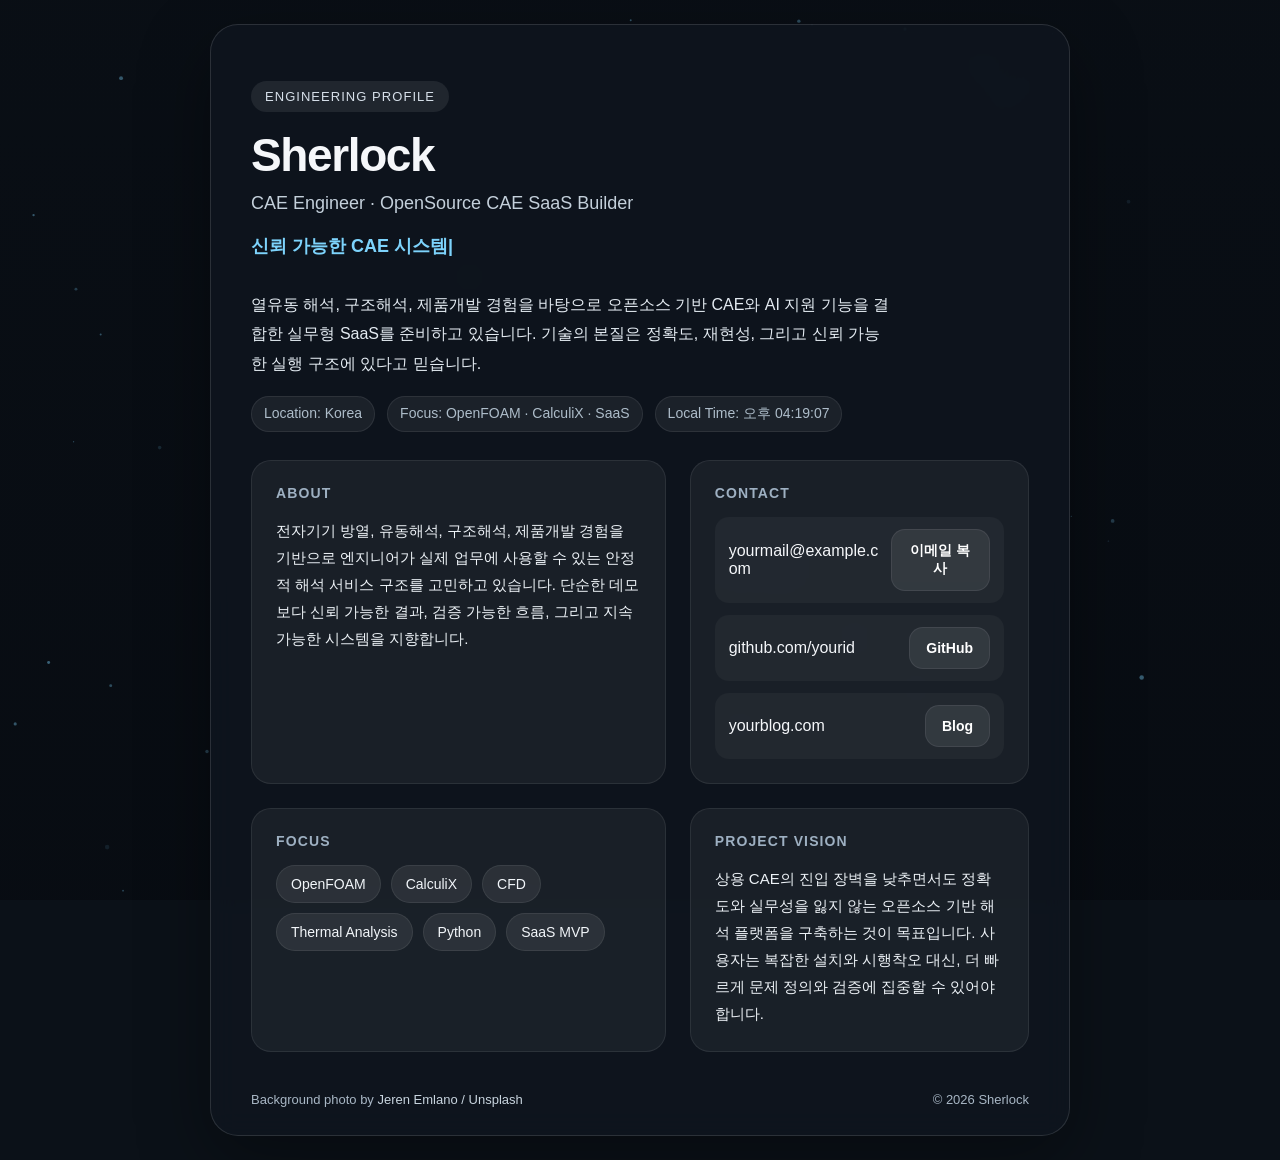
<file: webnamecard.html>
<!DOCTYPE html>
<html lang="ko">
<head>
  <meta charset="UTF-8" />
  <meta name="viewport" content="width=device-width, initial-scale=1.0" />
  <title>셜록 | Profile</title>
  <meta
    name="description"
    content="CAE, 엔지니어링, 오픈소스 기반 SaaS를 준비하는 셜록의 웹명함 프로필"
  />
  <style>
    * {
      box-sizing: border-box;
    }

    :root {
      --bgColor: #0b1118;
      --cardColor: rgba(16, 23, 32, 0.72);
      --lineColor: rgba(255, 255, 255, 0.12);
      --textColor: #f5f7fa;
      --mutedColor: #aebdca;
      --accentColor: #7dd3fc;
      --accentColorStrong: #38bdf8;
      --shadowColor: rgba(0, 0, 0, 0.35);
    }

    html,
    body {
      margin: 0;
      padding: 0;
      width: 100%;
      min-height: 100%;
      font-family: "Segoe UI", Arial, sans-serif;
      background-color: var(--bgColor);
      color: var(--textColor);
      scroll-behavior: smooth;
    }

    body {
      position: relative;
      overflow-x: hidden;
      background-image:
        linear-gradient(rgba(7, 11, 17, 0.45), rgba(7, 11, 17, 0.8)),
        url("https://images.unsplash.com/photo-1771212952256-31a72d974757?auto=format&fit=crop&fm=jpg&ixid=M3wxMjA3fDB8MHxwaG90by1wYWdlfHx8fGVufDB8fHx8fA%3D%3D&ixlib=rb-4.1.0&q=80&w=1600");
      background-size: cover;
      background-position: center;
      background-attachment: fixed;
    }

    #particleCanvas {
      position: fixed;
      inset: 0;
      width: 100%;
      height: 100%;
      z-index: 0;
      pointer-events: none;
    }

    .page {
      position: relative;
      z-index: 1;
      min-height: 100vh;
      display: flex;
      align-items: center;
      justify-content: center;
      padding: 24px;
    }

    .card {
      width: 100%;
      max-width: 860px;
      background: var(--cardColor);
      border: 1px solid var(--lineColor);
      border-radius: 28px;
      backdrop-filter: blur(14px);
      -webkit-backdrop-filter: blur(14px);
      box-shadow: 0 24px 70px var(--shadowColor);
      overflow: hidden;
      transform-style: preserve-3d;
      transition: transform 0.18s ease, box-shadow 0.18s ease;
      will-change: transform;
    }

    .hero {
      padding: 56px 40px 28px;
      position: relative;
    }

    .badge {
      display: inline-block;
      padding: 8px 14px;
      border-radius: 999px;
      font-size: 13px;
      letter-spacing: 0.08em;
      text-transform: uppercase;
      background: rgba(255, 255, 255, 0.08);
      color: #d7e0ea;
      margin-bottom: 18px;
    }

    .name {
      margin: 0;
      font-size: 46px;
      line-height: 1.1;
      font-weight: 800;
      letter-spacing: -0.03em;
    }

    .role {
      margin: 12px 0 0;
      font-size: 18px;
      color: #c4d0db;
    }

    .typingWrap {
      margin-top: 20px;
      min-height: 34px;
      font-size: 18px;
      color: var(--accentColor);
      font-weight: 600;
    }

    .typingCursor {
      display: inline-block;
      width: 10px;
      animation: blinkCursor 0.9s infinite;
    }

    @keyframes blinkCursor {
      0%, 49% {
        opacity: 1;
      }
      50%, 100% {
        opacity: 0;
      }
    }

    .intro {
      margin: 22px 0 0;
      max-width: 640px;
      font-size: 16px;
      line-height: 1.85;
      color: #e4ebf2;
    }

    .metaRow {
      margin-top: 18px;
      display: flex;
      flex-wrap: wrap;
      gap: 12px;
      color: var(--mutedColor);
      font-size: 14px;
    }

    .metaItem {
      padding: 8px 12px;
      border-radius: 999px;
      background: rgba(255, 255, 255, 0.06);
      border: 1px solid rgba(255, 255, 255, 0.08);
    }

    .content {
      padding: 0 40px 40px;
      display: grid;
      grid-template-columns: 1.1fr 0.9fr;
      gap: 24px;
    }

    .section {
      padding: 24px;
      border-radius: 20px;
      background: rgba(255, 255, 255, 0.05);
      border: 1px solid rgba(255, 255, 255, 0.08);
    }

    .sectionTitle {
      margin: 0 0 16px;
      font-size: 14px;
      letter-spacing: 0.08em;
      text-transform: uppercase;
      color: #9eb0c2;
    }

    .aboutText,
    .contactItem,
    .projectText {
      margin: 0;
      font-size: 15px;
      line-height: 1.8;
      color: #edf2f7;
    }

    .contactGroup {
      display: grid;
      gap: 12px;
    }

    .contactLine {
      display: flex;
      align-items: center;
      justify-content: space-between;
      gap: 10px;
      padding: 12px 14px;
      border-radius: 14px;
      background: rgba(255, 255, 255, 0.04);
    }

    .contactValue {
      word-break: break-all;
    }

    .copyButton,
    .linkButton {
      border: 0;
      outline: 0;
      cursor: pointer;
      text-decoration: none;
      display: inline-flex;
      align-items: center;
      justify-content: center;
      gap: 8px;
      padding: 12px 16px;
      border-radius: 14px;
      background: rgba(255, 255, 255, 0.08);
      color: #ffffff;
      transition: transform 0.18s ease, background 0.18s ease, border-color 0.18s ease;
      border: 1px solid rgba(255, 255, 255, 0.08);
      font-size: 14px;
      font-weight: 600;
    }

    .copyButton:hover,
    .linkButton:hover {
      transform: translateY(-2px);
      background: rgba(125, 211, 252, 0.14);
      border-color: rgba(125, 211, 252, 0.35);
    }

    .buttonRow {
      display: flex;
      flex-wrap: wrap;
      gap: 12px;
    }

    .skillList {
      list-style: none;
      padding: 0;
      margin: 0;
      display: flex;
      flex-wrap: wrap;
      gap: 10px;
    }

    .skillItem {
      padding: 10px 14px;
      border-radius: 999px;
      font-size: 14px;
      background: rgba(255, 255, 255, 0.08);
      color: #f2f6fa;
      border: 1px solid rgba(255, 255, 255, 0.08);
      transition: transform 0.18s ease, background 0.18s ease;
    }

    .skillItem:hover {
      transform: translateY(-2px) scale(1.03);
      background: rgba(125, 211, 252, 0.14);
    }

    .reveal {
      opacity: 0;
      transform: translateY(22px);
      transition: opacity 0.7s ease, transform 0.7s ease;
    }

    .reveal.visible {
      opacity: 1;
      transform: translateY(0);
    }

    .footer {
      padding: 0 40px 28px;
      font-size: 13px;
      color: #a9b7c5;
      display: flex;
      flex-wrap: wrap;
      gap: 10px 16px;
      justify-content: space-between;
      align-items: center;
    }

    .photoCredit {
      color: #c9d5df;
      text-decoration: none;
    }

    .toast {
      position: fixed;
      right: 20px;
      bottom: 20px;
      z-index: 20;
      padding: 12px 16px;
      border-radius: 14px;
      background: rgba(10, 17, 26, 0.92);
      color: #ffffff;
      border: 1px solid rgba(125, 211, 252, 0.24);
      box-shadow: 0 12px 30px rgba(0, 0, 0, 0.25);
      opacity: 0;
      transform: translateY(12px);
      pointer-events: none;
      transition: opacity 0.25s ease, transform 0.25s ease;
      font-size: 14px;
    }

    .toast.show {
      opacity: 1;
      transform: translateY(0);
    }

    @media (max-width: 820px) {
      .hero {
        padding: 40px 22px 20px;
      }

      .content {
        grid-template-columns: 1fr;
        padding: 0 22px 24px;
      }

      .footer {
        padding: 0 22px 22px;
        flex-direction: column;
        align-items: flex-start;
      }

      .name {
        font-size: 34px;
      }

      .role,
      .typingWrap {
        font-size: 16px;
      }

      .intro {
        font-size: 15px;
      }

      body {
        background-attachment: scroll;
      }
    }
  </style>
</head>
<body>
  <canvas id="particleCanvas"></canvas>

  <div class="page">
    <div class="card" id="profileCard">
      <header class="hero reveal">
        <div class="badge">Engineering Profile</div>
        <h1 class="name">Sherlock</h1>
        <p class="role">CAE Engineer · OpenSource CAE SaaS Builder</p>

        <div class="typingWrap">
          <span id="typingText"></span><span class="typingCursor">|</span>
        </div>

        <p class="intro">
          열유동 해석, 구조해석, 제품개발 경험을 바탕으로
          오픈소스 기반 CAE와 AI 지원 기능을 결합한 실무형 SaaS를 준비하고 있습니다.
          기술의 본질은 정확도, 재현성, 그리고 신뢰 가능한 실행 구조에 있다고 믿습니다.
        </p>

        <div class="metaRow">
          <div class="metaItem">Location: Korea</div>
          <div class="metaItem">Focus: OpenFOAM · CalculiX · SaaS</div>
          <div class="metaItem">Local Time: <span id="currentTime">--:--:--</span></div>
        </div>
      </header>

      <main class="content">
        <section class="section reveal">
          <h2 class="sectionTitle">About</h2>
          <p class="aboutText">
            전자기기 방열, 유동해석, 구조해석, 제품개발 경험을 기반으로
            엔지니어가 실제 업무에 사용할 수 있는 안정적 해석 서비스 구조를 고민하고 있습니다.
            단순한 데모보다 신뢰 가능한 결과, 검증 가능한 흐름, 그리고 지속 가능한 시스템을 지향합니다.
          </p>
        </section>

        <section class="section reveal">
          <h2 class="sectionTitle">Contact</h2>
          <div class="contactGroup">
            <div class="contactLine">
              <span class="contactValue" id="emailText">yourmail@example.com</span>
              <button class="copyButton" id="copyEmailButton" type="button">이메일 복사</button>
            </div>

            <div class="contactLine">
              <span class="contactValue">github.com/yourid</span>
              <a
                class="linkButton"
                href="https://github.com/yourid"
                target="_blank"
                rel="noopener noreferrer"
              >
                GitHub
              </a>
            </div>

            <div class="contactLine">
              <span class="contactValue">yourblog.com</span>
              <a
                class="linkButton"
                href="https://yourblog.com"
                target="_blank"
                rel="noopener noreferrer"
              >
                Blog
              </a>
            </div>
          </div>
        </section>

        <section class="section reveal">
          <h2 class="sectionTitle">Focus</h2>
          <ul class="skillList">
            <li class="skillItem">OpenFOAM</li>
            <li class="skillItem">CalculiX</li>
            <li class="skillItem">CFD</li>
            <li class="skillItem">Thermal Analysis</li>
            <li class="skillItem">Python</li>
            <li class="skillItem">SaaS MVP</li>
          </ul>
        </section>

        <section class="section reveal">
          <h2 class="sectionTitle">Project Vision</h2>
          <p class="projectText">
            상용 CAE의 진입 장벽을 낮추면서도 정확도와 실무성을 잃지 않는
            오픈소스 기반 해석 플랫폼을 구축하는 것이 목표입니다.
            사용자는 복잡한 설치와 시행착오 대신, 더 빠르게 문제 정의와 검증에 집중할 수 있어야 합니다.
          </p>
        </section>
      </main>

      <footer class="footer">
        <div>
          Background photo by
          <a
            class="photoCredit"
            href="https://unsplash.com/ko/%EC%82%AC%EC%A7%84/%ED%9D%90%EB%A6%B0-%EB%82%A0-%EC%95%88%EA%B0%9C%EC%97%90-%EB%92%A4%EB%8D%AE%EC%9D%B8-%EB%A7%88%EC%B2%9C%EB%A3%A8%EB%93%A4-Y5JpdHRl6fM"
            target="_blank"
            rel="noopener noreferrer"
          >
            Jeren Emlano / Unsplash
          </a>
        </div>
        <div>© 2026 Sherlock</div>
      </footer>
    </div>
  </div>

  <div class="toast" id="toast">복사되었습니다.</div>

  <script>
    const typingText = document.getElementById("typingText");
    const typingMessages = [
      "신뢰 가능한 CAE 시스템을 설계합니다.",
      "OpenFOAM 기반 SaaS를 준비합니다.",
      "정확도와 재현성을 우선합니다."
    ];

    let typingMessageIndex = 0;
    let typingCharIndex = 0;
    let isDeleting = false;

    function runTypingEffect() {
      const currentMessage = typingMessages[typingMessageIndex];
      const displayedText = currentMessage.slice(0, typingCharIndex);
      typingText.textContent = displayedText;

      let typingSpeed = isDeleting ? 45 : 90;

      if (!isDeleting && typingCharIndex < currentMessage.length) {
        typingCharIndex += 1;
      } else if (isDeleting && typingCharIndex > 0) {
        typingCharIndex -= 1;
      } else if (!isDeleting && typingCharIndex === currentMessage.length) {
        typingSpeed = 1400;
        isDeleting = true;
      } else {
        isDeleting = false;
        typingMessageIndex = (typingMessageIndex + 1) % typingMessages.length;
        typingSpeed = 300;
      }

      window.setTimeout(runTypingEffect, typingSpeed);
    }

    runTypingEffect();

    const revealElements = document.querySelectorAll(".reveal");

    const revealObserver = new IntersectionObserver(
      (entries) => {
        entries.forEach((entry, entryIndex) => {
          if (entry.isIntersecting) {
            window.setTimeout(() => {
              entry.target.classList.add("visible");
            }, entryIndex * 120);
          }
        });
      },
      {
        threshold: 0.15
      }
    );

    revealElements.forEach((element) => {
      revealObserver.observe(element);
    });

    const profileCard = document.getElementById("profileCard");

    profileCard.addEventListener("mousemove", (event) => {
      const rect = profileCard.getBoundingClientRect();
      const centerX = rect.left + rect.width / 2;
      const centerY = rect.top + rect.height / 2;
      const rotateY = (event.clientX - centerX) / 28;
      const rotateX = (centerY - event.clientY) / 28;

      profileCard.style.transform =
        `perspective(1200px) rotateX(${rotateX * 0.5}deg) rotateY(${rotateY * 0.5}deg)`;
      profileCard.style.boxShadow = "0 28px 80px rgba(0, 0, 0, 0.42)";
    });

    profileCard.addEventListener("mouseleave", () => {
      profileCard.style.transform = "perspective(1200px) rotateX(0deg) rotateY(0deg)";
      profileCard.style.boxShadow = "0 24px 70px rgba(0, 0, 0, 0.35)";
    });

    const currentTime = document.getElementById("currentTime");

    function updateCurrentTime() {
      const now = new Date();
      const timeText = now.toLocaleTimeString("ko-KR", {
        hour: "2-digit",
        minute: "2-digit",
        second: "2-digit"
      });
      currentTime.textContent = timeText;
    }

    updateCurrentTime();
    window.setInterval(updateCurrentTime, 1000);

    const copyEmailButton = document.getElementById("copyEmailButton");
    const emailText = document.getElementById("emailText");
    const toast = document.getElementById("toast");

    function showToast(message) {
      toast.textContent = message;
      toast.classList.add("show");

      window.clearTimeout(showToast.timeoutId);
      showToast.timeoutId = window.setTimeout(() => {
        toast.classList.remove("show");
      }, 1800);
    }

    copyEmailButton.addEventListener("click", async () => {
      try {
        await navigator.clipboard.writeText(emailText.textContent.trim());
        showToast("이메일이 복사되었습니다.");
      } catch (error) {
        showToast("복사에 실패했습니다.");
      }
    });

    const particleCanvas = document.getElementById("particleCanvas");
    const particleContext = particleCanvas.getContext("2d");
    let particles = [];

    function resizeCanvas() {
      particleCanvas.width = window.innerWidth;
      particleCanvas.height = window.innerHeight;
      createParticles();
    }

    function createParticles() {
      const particleCount = Math.min(70, Math.floor(window.innerWidth / 22));
      particles = [];

      for (let i = 0; i < particleCount; i += 1) {
        particles.push({
          x: Math.random() * particleCanvas.width,
          y: Math.random() * particleCanvas.height,
          radius: Math.random() * 1.8 + 0.5,
          speedX: (Math.random() - 0.5) * 0.25,
          speedY: (Math.random() - 0.5) * 0.25,
          alpha: Math.random() * 0.45 + 0.08
        });
      }
    }

    function animateParticles() {
      particleContext.clearRect(0, 0, particleCanvas.width, particleCanvas.height);

      particles.forEach((particle) => {
        particle.x += particle.speedX;
        particle.y += particle.speedY;

        if (particle.x < 0) particle.x = particleCanvas.width;
        if (particle.x > particleCanvas.width) particle.x = 0;
        if (particle.y < 0) particle.y = particleCanvas.height;
        if (particle.y > particleCanvas.height) particle.y = 0;

        particleContext.beginPath();
        particleContext.arc(particle.x, particle.y, particle.radius, 0, Math.PI * 2);
        particleContext.fillStyle = `rgba(125, 211, 252, ${particle.alpha})`;
        particleContext.fill();
      });

      requestAnimationFrame(animateParticles);
    }

    window.addEventListener("resize", resizeCanvas);
    resizeCanvas();
    animateParticles();
  </script>
</body>
</html>
</file>
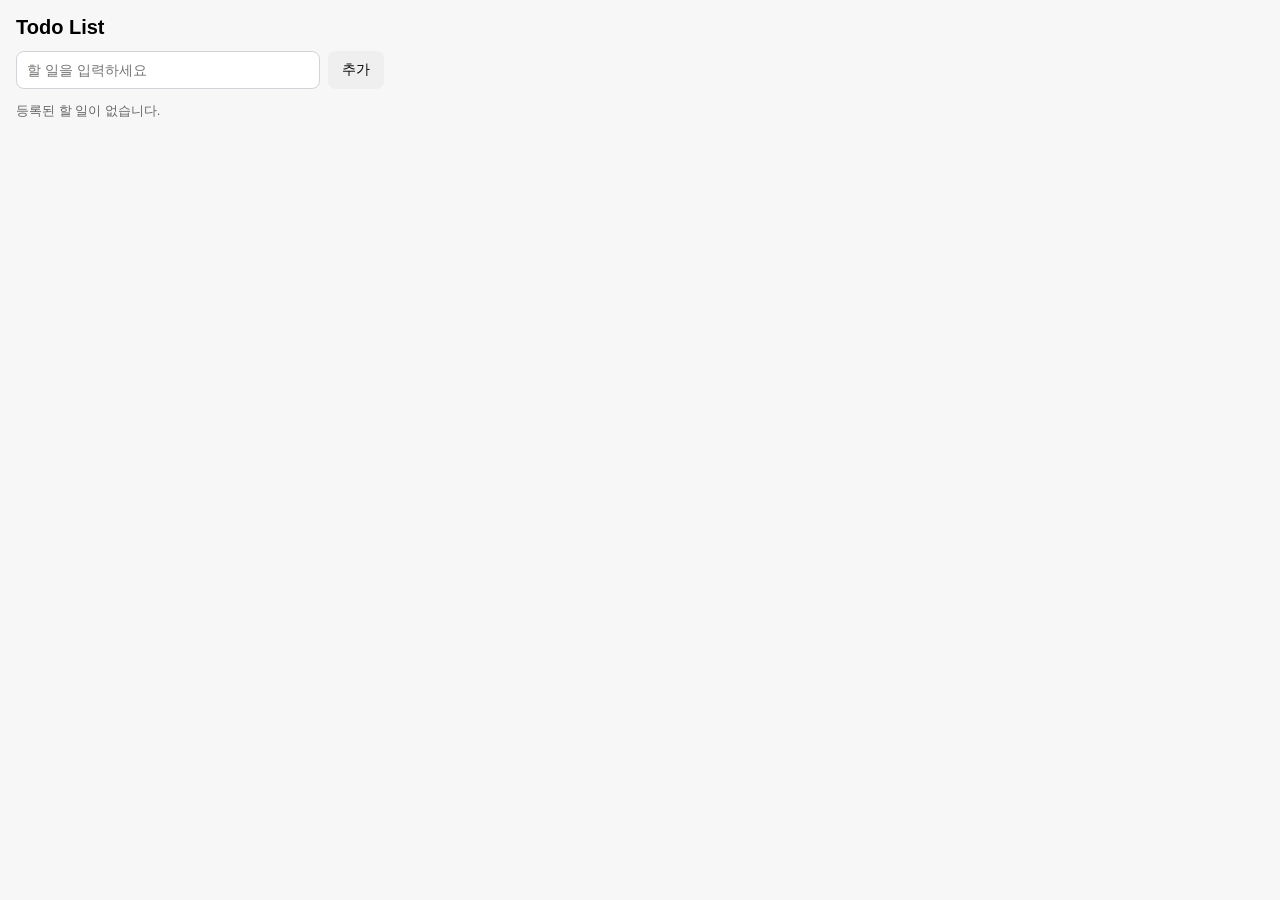
<file: todo-extension/popup.html>
<!DOCTYPE html>
<html lang="ko">
<head>
  <meta charset="UTF-8" />
  <meta name="viewport" content="width=device-width, initial-scale=1.0" />
  <title>Simple Todo</title>
  <link rel="stylesheet" href="style.css" />
</head>
<body>
  <div class="app">
    <h1>Todo List</h1>

    <div class="inputRow">
      <input id="todoInput" type="text" placeholder="할 일을 입력하세요" />
      <button id="addButton">추가</button>
    </div>

    <p id="emptyMessage" class="emptyMessage">등록된 할 일이 없습니다.</p>
    <ul id="todoList" class="todoList"></ul>
  </div>

  <script src="popup.js"></script>
</body>
</html>
</file>
<file: todo-extension/style.css>
body {
  margin: 0;
  padding: 0;
  font-family: Arial, sans-serif;
  width: 400px;
  background: #f7f7f8;
}

.app {
  padding: 16px;
}

h1 {
  margin: 0 0 12px 0;
  font-size: 20px;
}

.inputRow {
  display: flex;
  gap: 8px;
  margin-bottom: 12px;
}

#todoInput {
  flex: 1;
  padding: 10px;
  border: 1px solid #d0d4d9;
  border-radius: 8px;
  font-size: 14px;
}

#addButton {
  padding: 10px 14px;
  border: none;
  border-radius: 8px;
  cursor: pointer;
  font-size: 14px;
}

.emptyMessage {
  font-size: 13px;
  color: #666;
}

.todoList {
  list-style: none;
  padding: 0;
  margin: 0;
}

.todoItem {
  display: flex;
  align-items: center;
  justify-content: space-between;
  gap: 8px;
  background: #ffffff;
  border: 1px solid #e3e6ea;
  border-radius: 10px;
  padding: 10px;
  margin-bottom: 8px;
}

.todoLeft {
  display: flex;
  align-items: center;
  gap: 8px;
  flex: 1;
}

.todoContent {
  display: flex;
  align-items: center;
  gap: 8px;
  flex: 1;
}

.todoText {
  flex: 1;
}

.todoDate {
  width: 140px;
}

.todoText {
  font-size: 14px;
  word-break: break-word;
}

.todoText.completed {
  text-decoration: line-through;
  opacity: 0.5;
}

.deleteButton {
  border: none;
  background: transparent;
  cursor: pointer;
  font-size: 14px;
  white-space: nowrap;
}


.todoDate {
  width: fit-content;
  padding: 4px 6px;
  border: 1px solid #d0d4d9;
  border-radius: 6px;
  font-size: 12px;
  background: #f9fafb;
}
</file>
